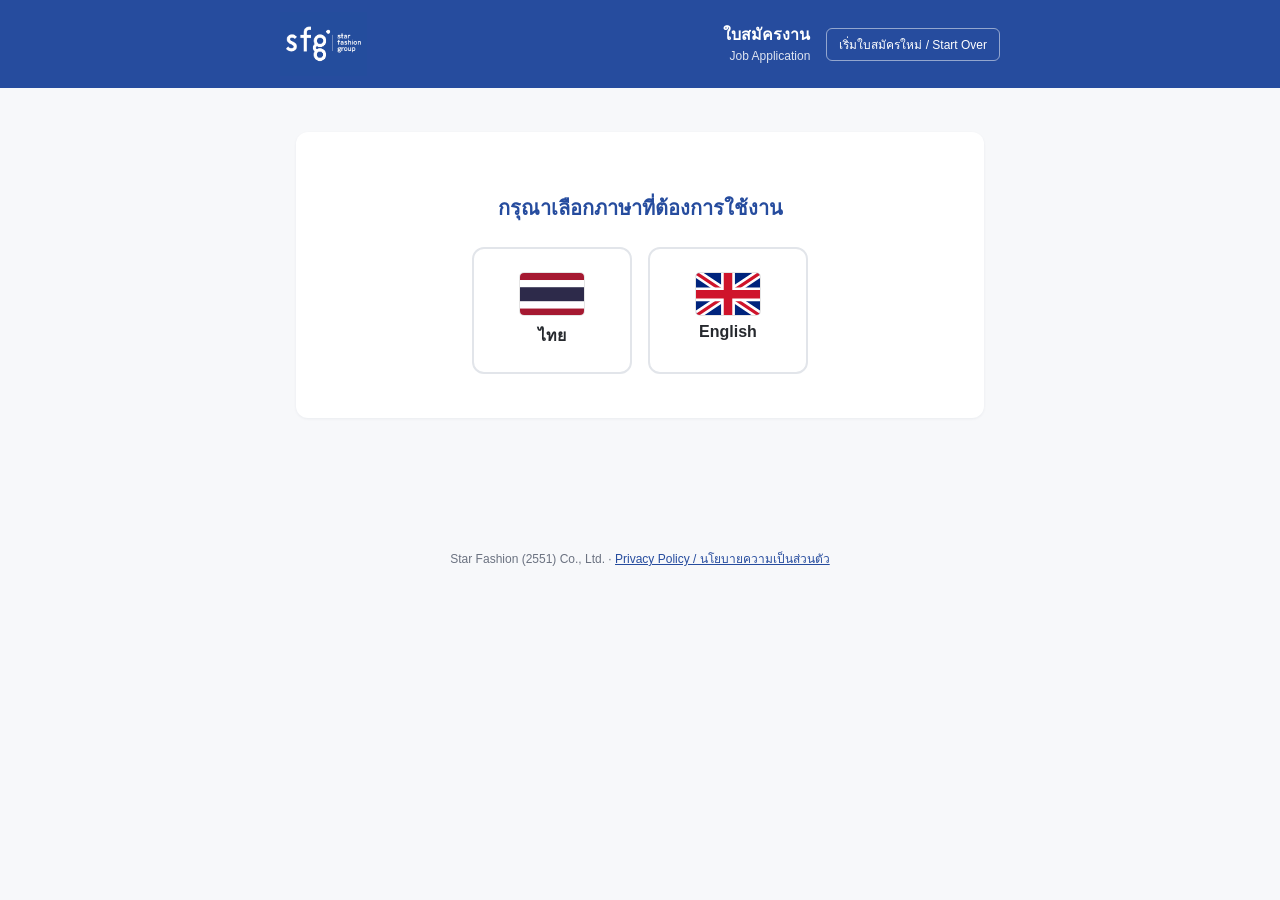
<file: index.html>
<!DOCTYPE html>
<html lang="th">
<head>
<meta charset="UTF-8" />
<meta name="viewport" content="width=device-width, initial-scale=1.0" />
<title>SFG | ใบสมัครงาน - Star Fashion Group Job Application</title>
<link rel="stylesheet" href="css/styles.css?v=14" />
</head>
<body>
  <header class="site-header">
    <div class="site-header-inner">
      <img src="assets/logo-blue.jpg" alt="SFG - Star Fashion Group" class="header-logo-img" />
      <div class="header-title">
        <span class="th">ใบสมัครงาน</span>
        <span class="en">Job Application</span>
      </div>
      <button type="button" id="btn-start-over" class="btn-start-over">เริ่มใบสมัครใหม่ / Start Over</button>
    </div>
  </header>

  <main class="page-main">
    <div id="progress-container" class="progress-container"></div>
    <div id="step-container" class="step-container"></div>
    <input type="text" id="honeypot-field" name="middle_name_confirm" class="honeypot" tabindex="-1" autocomplete="off" />
    <div id="nav-container" class="nav-container"></div>
  </main>

  <footer class="site-footer">
    <p>Star Fashion (2551) Co., Ltd. &middot; <a href="privacy-policy.html">Privacy Policy / นโยบายความเป็นส่วนตัว</a></p>
  </footer>

  <script src="js/util.js?v=14"></script>
  <script src="js/config.js?v=14"></script>
  <script src="js/formSchema.js?v=14"></script>
  <script src="js/render.js?v=14"></script>
  <script src="js/validation.js?v=14"></script>
  <script src="js/attachments.js?v=14"></script>
  <script src="js/autosave.js?v=14"></script>
  <script src="js/submit.js?v=14"></script>
  <script src="js/app.js?v=14"></script>
</body>
</html>
</file>
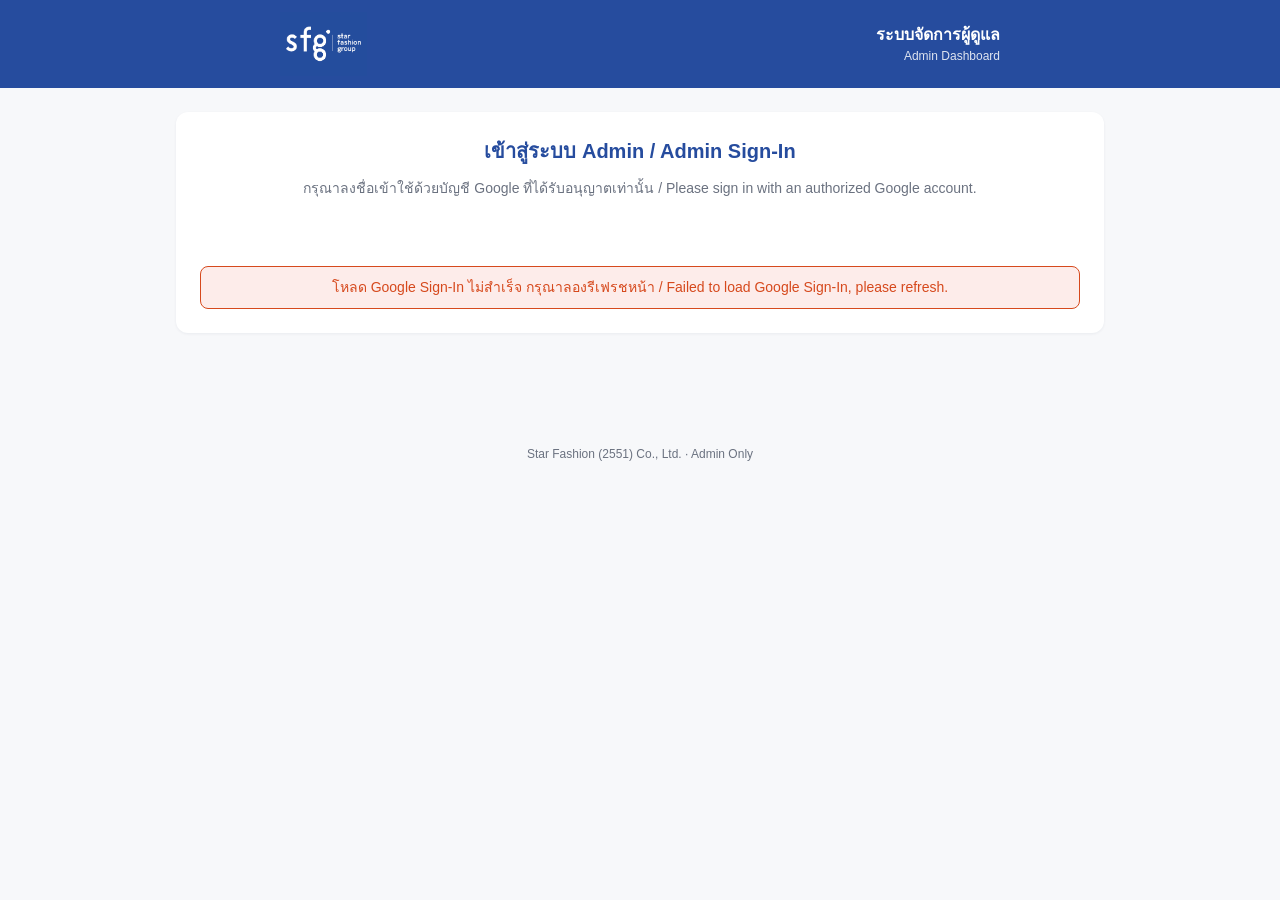
<file: admin.html>
<!DOCTYPE html>
<html lang="th">
<head>
<meta charset="UTF-8" />
<meta name="viewport" content="width=device-width, initial-scale=1.0" />
<meta name="robots" content="noindex, nofollow" />
<title>SFG Admin | Job Applications</title>
<link rel="stylesheet" href="css/styles.css?v=14" />
<link rel="stylesheet" href="css/admin.css?v=14" />
<script src="https://accounts.google.com/gsi/client" async defer></script>
</head>
<body>
  <header class="site-header">
    <div class="site-header-inner">
      <img src="assets/logo-blue.jpg" alt="SFG - Star Fashion Group" class="header-logo-img" />
      <div class="header-title">
        <span class="th">ระบบจัดการผู้ดูแล</span>
        <span class="en">Admin Dashboard</span>
      </div>
    </div>
  </header>

  <main class="page-main admin-main">
    <div id="signin-section" class="step-card admin-signin-card">
      <h2 class="step-title">เข้าสู่ระบบ Admin / Admin Sign-In</h2>
      <p class="step-hint">กรุณาลงชื่อเข้าใช้ด้วยบัญชี Google ที่ได้รับอนุญาตเท่านั้น / Please sign in with an authorized Google account.</p>
      <div id="g_id_signin"></div>
      <div id="signin-error" class="error-banner" style="display:none"></div>
    </div>

    <div id="admin-app" class="admin-app" style="display:none">
      <div class="admin-topbar">
        <span id="admin-user-email" class="admin-subtext"></span>
        <button type="button" id="btn-signout" class="btn btn-secondary admin-btn-small">ออกจากระบบ / Sign out</button>
      </div>

      <div class="admin-tabs">
        <button type="button" class="admin-tab active" data-admin-tab="positions">ตำแหน่งงาน / Positions</button>
        <button type="button" class="admin-tab" data-admin-tab="applications">ผู้สมัคร / Applications</button>
      </div>

      <section id="tab-positions" class="admin-tab-panel step-card">
        <h3>เพิ่มตำแหน่งงานใหม่ / Add Position</h3>
        <form id="add-position-form" class="admin-inline-form">
          <input type="text" id="new-position-name" placeholder="ชื่อตำแหน่ง / Position name" required />
          <label class="checkbox-inline"><input type="checkbox" id="new-position-salespc" /> PC (มีพื้นที่/ห้าง)</label>
          <button type="submit" class="btn btn-primary">+ เพิ่ม / Add</button>
        </form>
        <div id="positions-status" class="admin-status"></div>
        <div class="admin-table-wrap">
          <table class="admin-table" id="positions-table">
            <thead><tr><th>ชื่อตำแหน่ง</th><th>PC?</th><th>สถานะ</th><th></th></tr></thead>
            <tbody id="positions-tbody"></tbody>
          </table>
        </div>
      </section>

      <section id="tab-applications" class="admin-tab-panel step-card" style="display:none">
        <div class="admin-toolbar">
          <button type="button" id="btn-refresh-applications" class="btn btn-secondary">รีเฟรช / Refresh</button>
          <button type="button" id="btn-export-excel" class="btn btn-primary">Export to Excel</button>
          <input type="text" id="applications-search" placeholder="ค้นหาชื่อ/ตำแหน่ง/มือถือ..." class="admin-search" />
        </div>
        <div id="applications-status" class="admin-status"></div>
        <div class="admin-table-wrap">
          <table class="admin-table" id="applications-table">
            <thead><tr><th>วันที่ส่ง</th><th>ชื่อ</th><th>ตำแหน่ง</th><th>มือถือ</th><th>สถานะ</th></tr></thead>
            <tbody id="applications-tbody"></tbody>
          </table>
        </div>
        <div id="application-detail" class="admin-detail" style="display:none"></div>
      </section>
    </div>
  </main>

  <footer class="site-footer">
    <p>Star Fashion (2551) Co., Ltd. &middot; Admin Only</p>
  </footer>

  <script src="js/util.js?v=14"></script>
  <script src="js/config.js?v=14"></script>
  <script src="js/admin-config.js?v=14"></script>
  <script src="js/admin.js?v=14"></script>
</body>
</html>
</file>
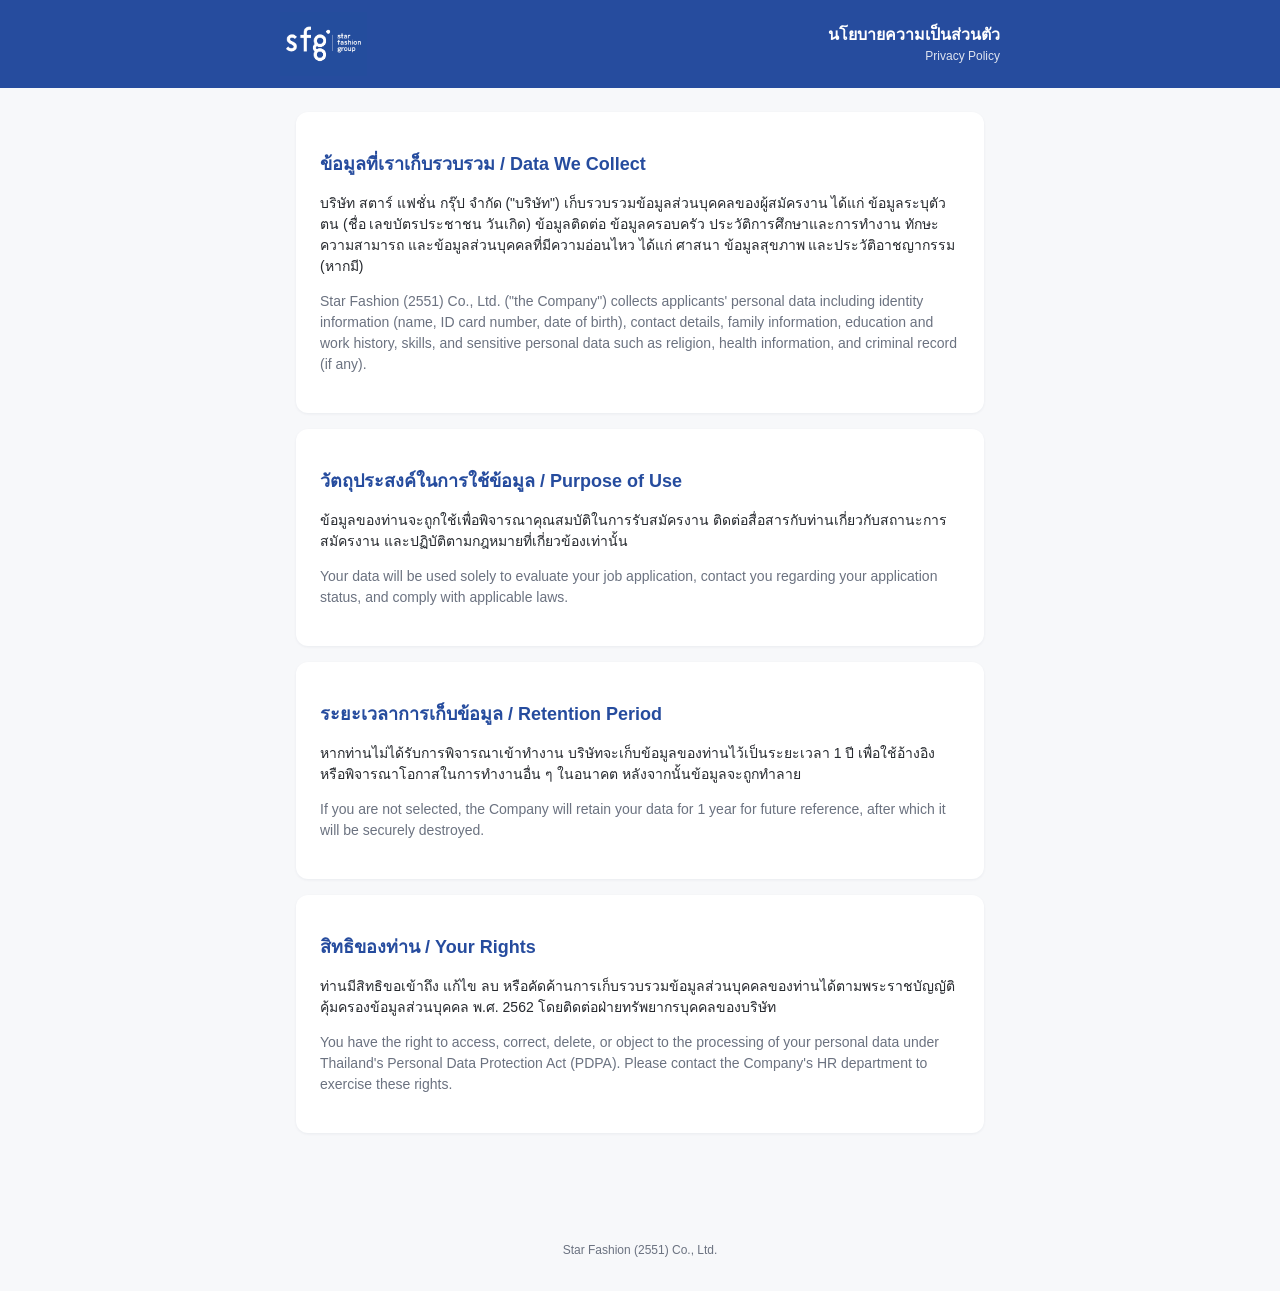
<file: privacy-policy.html>
<!DOCTYPE html>
<html lang="th">
<head>
<meta charset="UTF-8" />
<meta name="viewport" content="width=device-width, initial-scale=1.0" />
<title>SFG | นโยบายความเป็นส่วนตัว - Privacy Policy</title>
<link rel="stylesheet" href="css/styles.css" />
<style>
  .policy-main { max-width: 720px; margin: 0 auto; padding: 24px 16px 60px; }
  .policy-main section { background: var(--card-bg); border-radius: var(--radius); padding: 24px; margin-bottom: 16px; box-shadow: 0 1px 3px rgba(20,30,60,0.06); }
  .policy-main h2 { color: var(--neptune-blue); font-family: var(--font-en); font-size: 18px; }
  .policy-main p { font-size: 14px; }
  .policy-main .en { color: var(--muted); font-family: var(--font-en); }
</style>
</head>
<body>
  <header class="site-header">
    <div class="site-header-inner">
      <img src="assets/logo-blue.jpg" alt="SFG - Star Fashion Group" class="header-logo-img" />
      <div class="header-title">
        <span class="th">นโยบายความเป็นส่วนตัว</span>
        <span class="en">Privacy Policy</span>
      </div>
    </div>
  </header>

  <main class="policy-main">
    <section>
      <h2>ข้อมูลที่เราเก็บรวบรวม / Data We Collect</h2>
      <p>บริษัท สตาร์ แฟชั่น กรุ๊ป จำกัด ("บริษัท") เก็บรวบรวมข้อมูลส่วนบุคคลของผู้สมัครงาน ได้แก่ ข้อมูลระบุตัวตน (ชื่อ เลขบัตรประชาชน วันเกิด) ข้อมูลติดต่อ ข้อมูลครอบครัว ประวัติการศึกษาและการทำงาน ทักษะความสามารถ และข้อมูลส่วนบุคคลที่มีความอ่อนไหว ได้แก่ ศาสนา ข้อมูลสุขภาพ และประวัติอาชญากรรม (หากมี)</p>
      <p class="en">Star Fashion (2551) Co., Ltd. ("the Company") collects applicants' personal data including identity information (name, ID card number, date of birth), contact details, family information, education and work history, skills, and sensitive personal data such as religion, health information, and criminal record (if any).</p>
    </section>
    <section>
      <h2>วัตถุประสงค์ในการใช้ข้อมูล / Purpose of Use</h2>
      <p>ข้อมูลของท่านจะถูกใช้เพื่อพิจารณาคุณสมบัติในการรับสมัครงาน ติดต่อสื่อสารกับท่านเกี่ยวกับสถานะการสมัครงาน และปฏิบัติตามกฎหมายที่เกี่ยวข้องเท่านั้น</p>
      <p class="en">Your data will be used solely to evaluate your job application, contact you regarding your application status, and comply with applicable laws.</p>
    </section>
    <section>
      <h2>ระยะเวลาการเก็บข้อมูล / Retention Period</h2>
      <p>หากท่านไม่ได้รับการพิจารณาเข้าทำงาน บริษัทจะเก็บข้อมูลของท่านไว้เป็นระยะเวลา 1 ปี เพื่อใช้อ้างอิงหรือพิจารณาโอกาสในการทำงานอื่น ๆ ในอนาคต หลังจากนั้นข้อมูลจะถูกทำลาย</p>
      <p class="en">If you are not selected, the Company will retain your data for 1 year for future reference, after which it will be securely destroyed.</p>
    </section>
    <section>
      <h2>สิทธิของท่าน / Your Rights</h2>
      <p>ท่านมีสิทธิขอเข้าถึง แก้ไข ลบ หรือคัดค้านการเก็บรวบรวมข้อมูลส่วนบุคคลของท่านได้ตามพระราชบัญญัติคุ้มครองข้อมูลส่วนบุคคล พ.ศ. 2562 โดยติดต่อฝ่ายทรัพยากรบุคคลของบริษัท</p>
      <p class="en">You have the right to access, correct, delete, or object to the processing of your personal data under Thailand's Personal Data Protection Act (PDPA). Please contact the Company's HR department to exercise these rights.</p>
    </section>
  </main>

  <footer class="site-footer">
    <p>Star Fashion (2551) Co., Ltd.</p>
  </footer>
</body>
</html>
</file>
<file: css/styles.css>
:root {
  --neptune-blue: #264c9e;
  --neptune-blue-dark: #1c3a7a;
  --jupiter-orange: #f05a28;
  --jupiter-orange-dark: #d6491d;
  --ink: #26292e;
  --muted: #6b7280;
  --border: #e2e5ea;
  --bg: #f7f8fa;
  --card-bg: #ffffff;
  --success: #2e8b57;
  --error: #d6491d;
  --radius: 12px;
  --font-en: "Helvetica Neue", Helvetica, Arial, sans-serif;
  --font-th: "Leelawadee UI", "Noto Sans Thai", "Segoe UI", Tahoma, var(--font-en);
}

* { box-sizing: border-box; }

body {
  margin: 0;
  font-family: var(--font-th);
  color: var(--ink);
  background: var(--bg);
  line-height: 1.5;
}

.site-header {
  background: var(--neptune-blue);
  color: #fff;
  padding: 20px 16px;
}

.site-header-inner {
  max-width: 720px;
  margin: 0 auto;
  display: flex;
  align-items: center;
  gap: 16px;
}

.header-logo-img {
  display: block;
  height: 64px;
  width: auto;
  margin: -8px 0;
}

.header-title {
  margin-left: auto;
  text-align: right;
}

.header-title .th { display: block; font-size: 16px; font-weight: 600; }
.header-title .en { display: block; font-size: 12px; opacity: 0.85; }

.btn-start-over {
  padding: 6px 12px;
  font-size: 12px;
  color: #fff;
  background: transparent;
  border: 1px solid rgba(255, 255, 255, 0.5);
  border-radius: 6px;
  cursor: pointer;
  white-space: nowrap;
  flex-shrink: 0;
}
.btn-start-over:hover { background: rgba(255, 255, 255, 0.1); }

.page-main {
  max-width: 720px;
  margin: 0 auto;
  padding: 24px 16px 80px;
}

.honeypot {
  position: absolute;
  left: -9999px;
  width: 1px;
  height: 1px;
  opacity: 0;
}

/* Progress bar */
.progress-container { margin-bottom: 20px; }

.progress-bar-track {
  height: 8px;
  border-radius: 4px;
  background: var(--border);
  overflow: hidden;
}

.progress-bar-fill {
  height: 100%;
  background: var(--jupiter-orange);
  border-radius: 4px;
  transition: width 0.25s ease;
}

.progress-caption {
  margin-top: 10px;
  font-size: 14px;
  font-weight: 600;
  color: var(--neptune-blue);
}

.progress-tabs {
  display: flex;
  gap: 4px;
  margin-top: 12px;
  overflow-x: auto;
  border-bottom: 1px solid var(--border);
}

.progress-tab {
  flex: 1 0 auto;
  min-width: 64px;
  background: none;
  border: none;
  border-bottom: 3px solid transparent;
  padding: 6px 4px 8px;
  font-family: var(--font-th);
  font-size: 11px;
  line-height: 1.3;
  color: var(--muted);
  cursor: pointer;
}

.progress-tab.active {
  color: var(--neptune-blue);
  border-bottom-color: var(--jupiter-orange);
  font-weight: 600;
}

/* Step card */
.step-card {
  background: var(--card-bg);
  border-radius: var(--radius);
  padding: 24px;
  box-shadow: 0 1px 3px rgba(20, 30, 60, 0.06);
}

.step-title {
  margin: 0 0 20px;
  font-family: var(--font-en);
  color: var(--neptune-blue);
  font-size: 20px;
}

.step-hint {
  color: var(--muted);
  font-size: 14px;
  margin-top: -8px;
  margin-bottom: 16px;
}

/* Field grid */
.field-grid {
  display: grid;
  grid-template-columns: 1fr 1fr;
  gap: 16px;
}

.field-group { display: flex; flex-direction: column; gap: 6px; }
.field-full { grid-column: 1 / -1; }

.field-label { font-size: 14px; font-weight: 600; }
.required-mark { color: var(--jupiter-orange); margin-left: 4px; }

.dob-select-group { display: grid; grid-template-columns: 1fr 1.4fr 1fr; gap: 8px; }
.dob-select-group.month-year-select-group { grid-template-columns: 1.4fr 1fr; }

input[type="text"], input[type="tel"], input[type="email"], input[type="number"],
input[type="date"], textarea, select {
  width: 100%;
  padding: 10px 12px;
  border: 1px solid var(--border);
  border-radius: 8px;
  font-size: 15px;
  font-family: inherit;
  background: #fff;
  color: var(--ink);
}

input:focus, textarea:focus, select:focus {
  outline: none;
  border-color: var(--neptune-blue);
  box-shadow: 0 0 0 3px rgba(38, 76, 158, 0.12);
}

input[disabled], input[readonly] { background: var(--bg); color: var(--muted); }

.field-error {
  font-size: 12px;
  color: var(--error);
  min-height: 14px;
}

.field-error:not(:empty) {
  margin-top: 4px;
  padding: 4px 8px;
  font-weight: 600;
  background: rgba(220, 53, 69, 0.08);
  border-left: 3px solid var(--error);
}

.has-error input, .has-error textarea { border-color: var(--error); }

/* Radio groups */
.radio-group { display: flex; flex-wrap: wrap; gap: 10px; }

.radio-option {
  display: flex;
  align-items: center;
  gap: 6px;
  border: 1px solid var(--border);
  border-radius: 8px;
  padding: 8px 12px;
  cursor: pointer;
  font-size: 14px;
}

.radio-option input { margin: 0; accent-color: var(--neptune-blue); }
.radio-option:has(input:checked) { border-color: var(--neptune-blue); background: rgba(38, 76, 158, 0.06); }

.checkbox-inline { display: flex; align-items: center; gap: 8px; font-size: 14px; }
.checkbox-inline input { accent-color: var(--neptune-blue); }

/* Language picker */
.language-picker { text-align: center; padding: 20px 0; }
.language-picker h2 { color: var(--neptune-blue); font-size: 20px; margin-bottom: 24px; }

.language-cards {
  display: flex;
  gap: 16px;
  justify-content: center;
  flex-wrap: wrap;
}

.language-card {
  display: flex;
  flex-direction: column;
  align-items: center;
  gap: 8px;
  width: 160px;
  padding: 24px 16px;
  border: 2px solid var(--border);
  border-radius: var(--radius);
  background: var(--card-bg);
  cursor: pointer;
}

.language-card:hover { border-color: var(--neptune-blue); background: rgba(38, 76, 158, 0.06); }
.language-flag { width: 64px; height: auto; border-radius: 4px; box-shadow: 0 0 0 1px rgba(0,0,0,0.1); }
.language-name { font-size: 16px; font-weight: 600; color: var(--ink); }

/* Consent gate */
.consent-gate h2 { color: var(--neptune-blue); font-family: var(--font-en); }
.consent-text-th, .consent-text-en {
  font-size: 14px;
  color: var(--ink);
  background: var(--bg);
  padding: 14px 16px;
  border-radius: 8px;
}
.consent-text-en { font-family: var(--font-en); color: var(--muted); margin-top: -8px; }

.consent-text { font-size: 14px; color: var(--ink); background: var(--bg); padding: 14px 16px; border-radius: 8px; }

.consent-checkbox {
  display: flex;
  align-items: flex-start;
  gap: 10px;
  margin-top: 16px;
  padding: 12px;
  border: 1px solid var(--border);
  border-radius: 8px;
  cursor: pointer;
}

.consent-checkbox input { margin-top: 3px; accent-color: var(--jupiter-orange); }
.consent-checkbox.has-error { border-color: var(--error); }

/* Subsections and repeaters */
.subsection { margin-top: 24px; border-top: 1px dashed var(--border); padding-top: 20px; }
.subsection h3 { font-size: 15px; color: var(--neptune-blue); margin: 0 0 12px; }

.repeater-row {
  border: 1px solid var(--border);
  border-radius: 10px;
  padding: 16px;
  margin-bottom: 12px;
  background: var(--bg);
}

.education-row { display: flex; flex-direction: column; gap: 8px; }
.edu-level-label { font-weight: 600; font-size: 14px; color: var(--neptune-blue); }

.month-year-select-group { margin-bottom: 8px; }

.btn-add-row, .btn-remove-row {
  border: 1px dashed var(--neptune-blue);
  background: transparent;
  color: var(--neptune-blue);
  border-radius: 8px;
  padding: 8px 14px;
  font-size: 13px;
  cursor: pointer;
}

.btn-remove-row {
  border: none;
  color: var(--error);
  padding: 6px 0;
  margin-top: 8px;
}

/* Skills tables */
.skills-table { width: 100%; border-collapse: collapse; font-size: 13px; }
.skills-table th, .skills-table td { border: 1px solid var(--border); padding: 10px; text-align: center; }
.skills-table th { background: var(--bg); font-family: var(--font-en); }

.rating-group { display: flex; justify-content: center; gap: 8px; }
.rating-option {
  display: flex;
  flex-direction: column;
  align-items: center;
  gap: 2px;
  width: 52px;
  cursor: pointer;
}
.rating-option input { accent-color: var(--neptune-blue); margin: 0; }
.rating-option .rating-word {
  font-size: 10px;
  line-height: 1.2;
  color: var(--muted);
  text-align: center;
  white-space: normal;
}

.computer-apps-list { display: flex; flex-direction: column; gap: 10px; }
.computer-app-row { display: flex; align-items: center; gap: 12px; flex-wrap: wrap; }
.computer-app-name { flex: 1; min-width: 100px; font-size: 14px; font-weight: 600; }
.app-note { flex: 1; min-width: 140px; }

/* Review step */
.review-section { margin-bottom: 24px; }
.review-section h3 { color: var(--neptune-blue); font-size: 15px; border-bottom: 1px solid var(--border); padding-bottom: 8px; }
.review-row { display: flex; justify-content: space-between; gap: 12px; padding: 6px 0; font-size: 14px; border-bottom: 1px dotted var(--border); }
.review-label { color: var(--muted); }
.review-value { font-weight: 600; text-align: right; }

.review-subitem { background: var(--bg); border-radius: 8px; padding: 4px 12px; margin-bottom: 10px; }
.review-subitem:last-child { margin-bottom: 0; }
.review-subitem .review-row:last-child { border-bottom: none; }

.review-grid { display: grid; grid-template-columns: 1fr 1fr; gap: 0 24px; }

.review-row-block { flex-direction: column; align-items: flex-start; gap: 4px; }
.review-row-block .review-value { text-align: left; font-weight: 400; }

.review-profile-header {
  display: flex; gap: 20px; align-items: center;
  margin-bottom: 24px; padding-bottom: 20px; border-bottom: 2px solid var(--border);
}
.review-profile-photo img {
  width: 110px; height: 140px; object-fit: cover; border-radius: 8px; border: 1px solid var(--border); display: block;
}
.review-photo-placeholder {
  width: 110px; height: 140px; display: flex; align-items: center; justify-content: center;
  background: var(--bg); border: 1px dashed var(--border); border-radius: 8px; color: var(--muted);
  font-size: 12px; text-align: center; padding: 8px; flex-shrink: 0;
}
.review-profile-info { min-width: 0; }
.review-profile-info h2 { margin: 0 0 4px; font-size: 19px; color: var(--ink); }
.review-profile-info .review-profile-sub { margin: 0 0 8px; color: var(--muted); font-size: 14px; }
.review-profile-info .review-profile-position { margin: 0; font-weight: 600; color: var(--neptune-blue); font-size: 14px; }

.doc-checklist { display: flex; flex-direction: column; gap: 10px; margin: 16px 0; }
.doc-checklist-item { display: flex; align-items: center; gap: 10px; flex-wrap: wrap; }
.doc-checklist-item input[type="file"] { font-size: 12px; }
.file-attached-note { font-size: 12px; color: var(--success); }

.certification-text {
  font-style: italic;
  font-size: 13px;
  color: var(--muted);
  border-left: 3px solid var(--jupiter-orange);
  padding-left: 12px;
}

.error-banner {
  background: #fdecea;
  color: var(--error);
  border: 1px solid var(--error);
  border-radius: 8px;
  padding: 10px 14px;
  font-size: 14px;
  margin-top: 12px;
}

.submit-status { margin-top: 12px; }

/* Nav */
.nav-container {
  display: flex;
  justify-content: space-between;
  margin-top: 20px;
}

.btn {
  border: none;
  border-radius: 8px;
  padding: 12px 24px;
  font-size: 15px;
  font-weight: 600;
  cursor: pointer;
  font-family: var(--font-th);
}

.btn-primary { background: var(--jupiter-orange); color: #fff; }
.btn-primary:hover { background: var(--jupiter-orange-dark); }
.btn-primary:disabled { background: var(--border); color: var(--muted); cursor: not-allowed; }

.btn-secondary { background: transparent; color: var(--neptune-blue); border: 1px solid var(--neptune-blue); }
.btn-secondary:hover { background: rgba(38, 76, 158, 0.06); }

/* Success screen */
.success-screen { text-align: center; padding: 40px 16px; }
.success-screen h2 { color: var(--success); font-family: var(--font-en); }

/* Footer */
.site-footer {
  text-align: center;
  font-size: 12px;
  color: var(--muted);
  padding: 20px;
}
.site-footer a { color: var(--neptune-blue); }

/* Mobile */
@media (max-width: 600px) {
  .field-grid { grid-template-columns: 1fr; }
  .header-title .th { font-size: 14px; }
  .step-card { padding: 18px; }
  .review-value { text-align: left; }
  .review-row { flex-direction: column; gap: 2px; }
  .review-grid { grid-template-columns: 1fr; }
  .review-profile-header { flex-direction: column; text-align: center; }
  .site-header-inner { flex-wrap: wrap; row-gap: 10px; }
  .btn-start-over { font-size: 11px; padding: 4px 8px; }
}

/* Dark mode support (system preference) */
@media (prefers-color-scheme: dark) {
  :root {
    --ink: #e8eaed;
    --muted: #9aa1ab;
    --border: #33384a;
    --bg: #14161f;
    --card-bg: #1b1e2b;
  }
  input[type="text"], input[type="tel"], input[type="email"], input[type="number"],
  input[type="date"], textarea, select { background: #232637; color: var(--ink); }
  input[readonly] { background: #1b1e2b; }
  .error-banner { background: rgba(214, 73, 29, 0.15); }
}
</file>
<file: css/admin.css>
/* Admin-only styles, loaded only by admin.html. Reuses the public form's CSS variables
   and .step-card/.review-* classes from styles.css for visual consistency. */

.admin-main { max-width: 960px; }

.admin-signin-card { text-align: center; }
.admin-signin-card #g_id_signin { display: inline-block; margin: 16px 0; }

.admin-topbar {
  display: flex; justify-content: space-between; align-items: center;
  margin-bottom: 16px; gap: 12px; flex-wrap: wrap;
}

.admin-tabs { display: flex; gap: 4px; margin-bottom: 16px; border-bottom: 1px solid var(--border); }
.admin-tab {
  border: none; background: transparent; padding: 10px 18px; font-size: 14px; font-weight: 600;
  color: var(--muted); cursor: pointer; border-bottom: 2px solid transparent;
}
.admin-tab.active { color: var(--neptune-blue); border-bottom-color: var(--jupiter-orange); }

.admin-tab-panel { margin-bottom: 24px; }

.admin-inline-form { display: flex; gap: 12px; align-items: center; flex-wrap: wrap; margin-bottom: 12px; }
.admin-inline-form input[type="text"] {
  flex: 1; min-width: 200px; padding: 10px 12px; border: 1px solid var(--border); border-radius: 8px; font-size: 14px;
}

.admin-status { min-height: 20px; font-size: 13px; color: var(--muted); margin-bottom: 10px; }

.admin-toolbar { display: flex; gap: 12px; align-items: center; flex-wrap: wrap; margin-bottom: 12px; }
.admin-search {
  flex: 1; min-width: 200px; padding: 10px 12px; border: 1px solid var(--border); border-radius: 8px; font-size: 14px;
}

.admin-table-wrap { overflow-x: auto; }
.admin-table { width: 100%; border-collapse: collapse; font-size: 14px; }
.admin-table th, .admin-table td { text-align: left; padding: 10px 12px; border-bottom: 1px solid var(--border); white-space: nowrap; }
.admin-table th { color: var(--muted); font-weight: 600; }
.admin-clickable-row { cursor: pointer; }
.admin-clickable-row:hover { background: var(--bg); }

.admin-badge { padding: 3px 10px; border-radius: 999px; font-size: 12px; font-weight: 600; }
.admin-badge-open { background: rgba(46, 139, 87, 0.12); color: var(--success); }
.admin-badge-closed { background: rgba(214, 73, 29, 0.1); color: var(--error); }

.admin-row-actions { display: flex; gap: 8px; white-space: nowrap; }
.admin-btn-small { padding: 6px 12px; font-size: 12px; border-radius: 6px; }
.admin-btn-small:disabled { opacity: 0.35; cursor: not-allowed; }
.admin-btn-danger { color: var(--error); border-color: var(--error); }
.admin-btn-danger:hover { background: rgba(214, 73, 29, 0.08); }

.admin-subtext { color: var(--muted); font-size: 12px; }

.admin-detail { margin-top: 20px; padding-top: 16px; border-top: 1px dashed var(--border); }

@media (max-width: 600px) {
  .admin-table th, .admin-table td { white-space: normal; }
}
</file>
